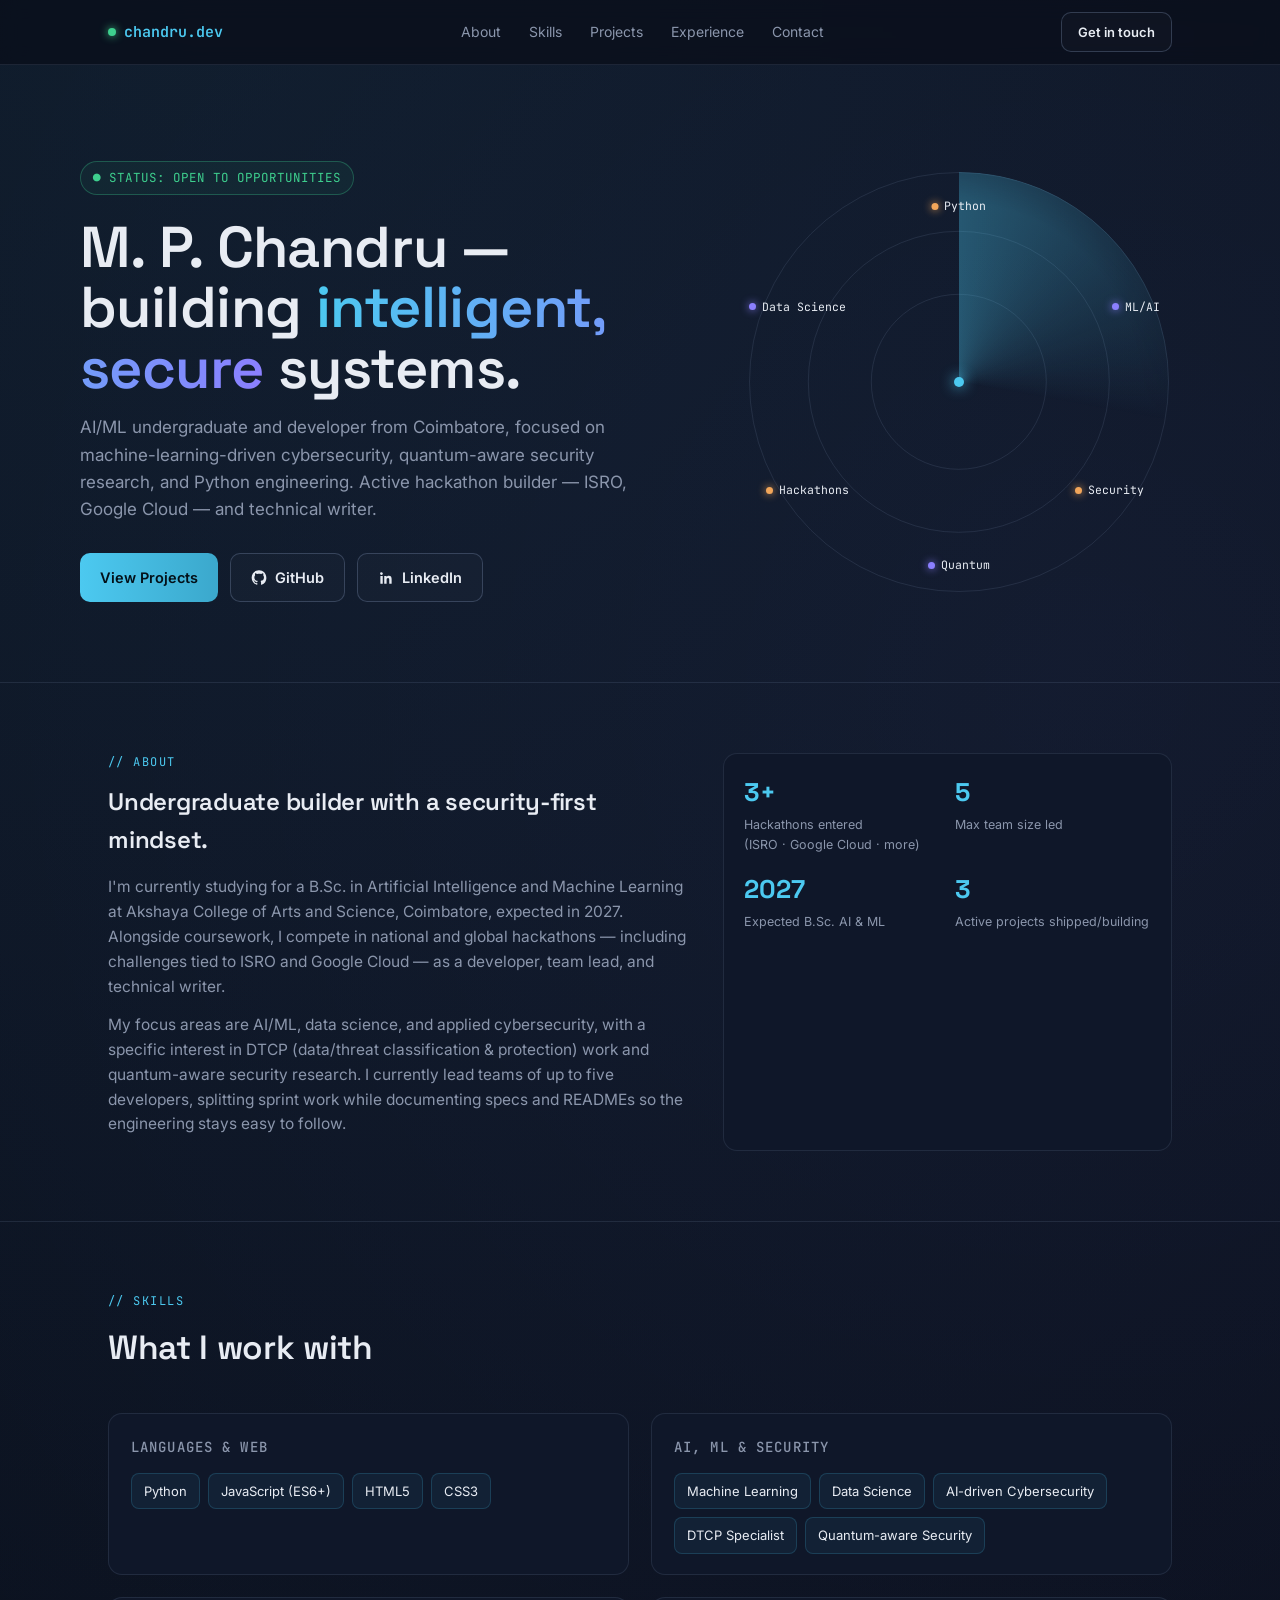
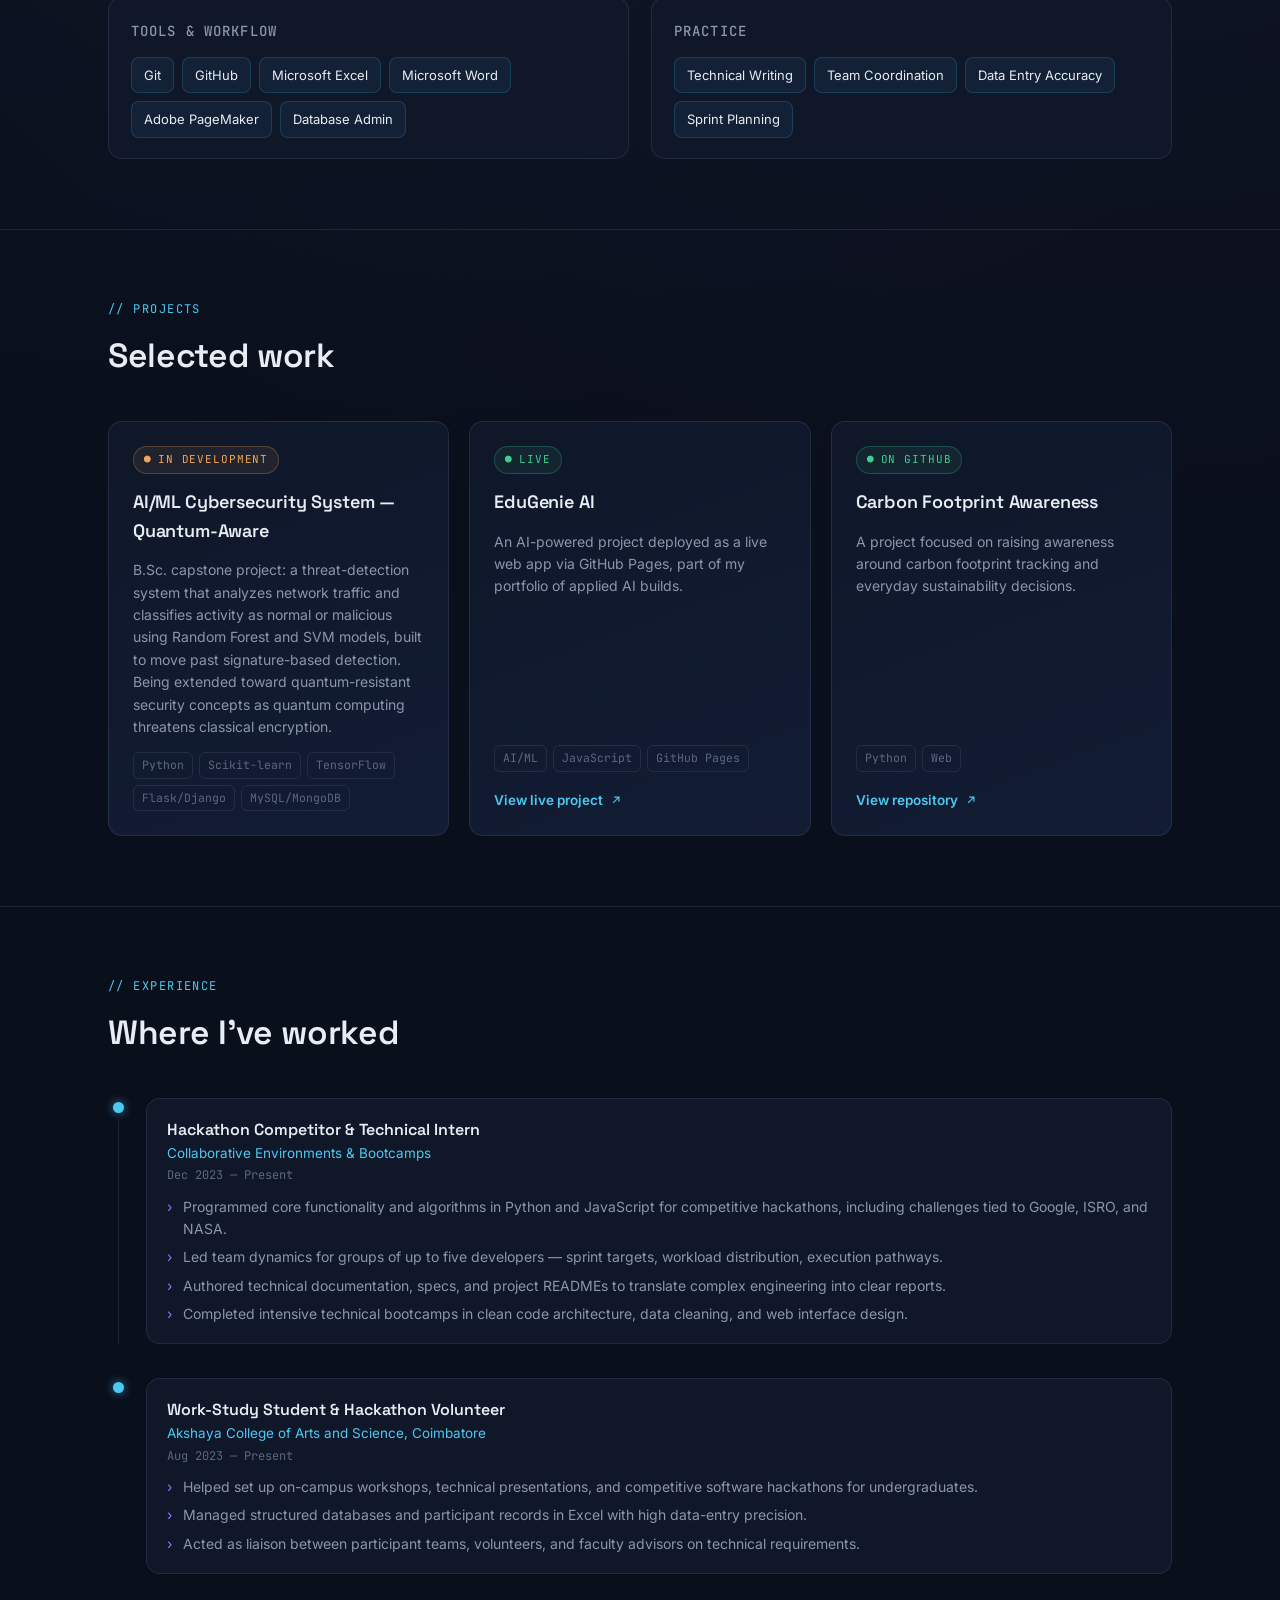
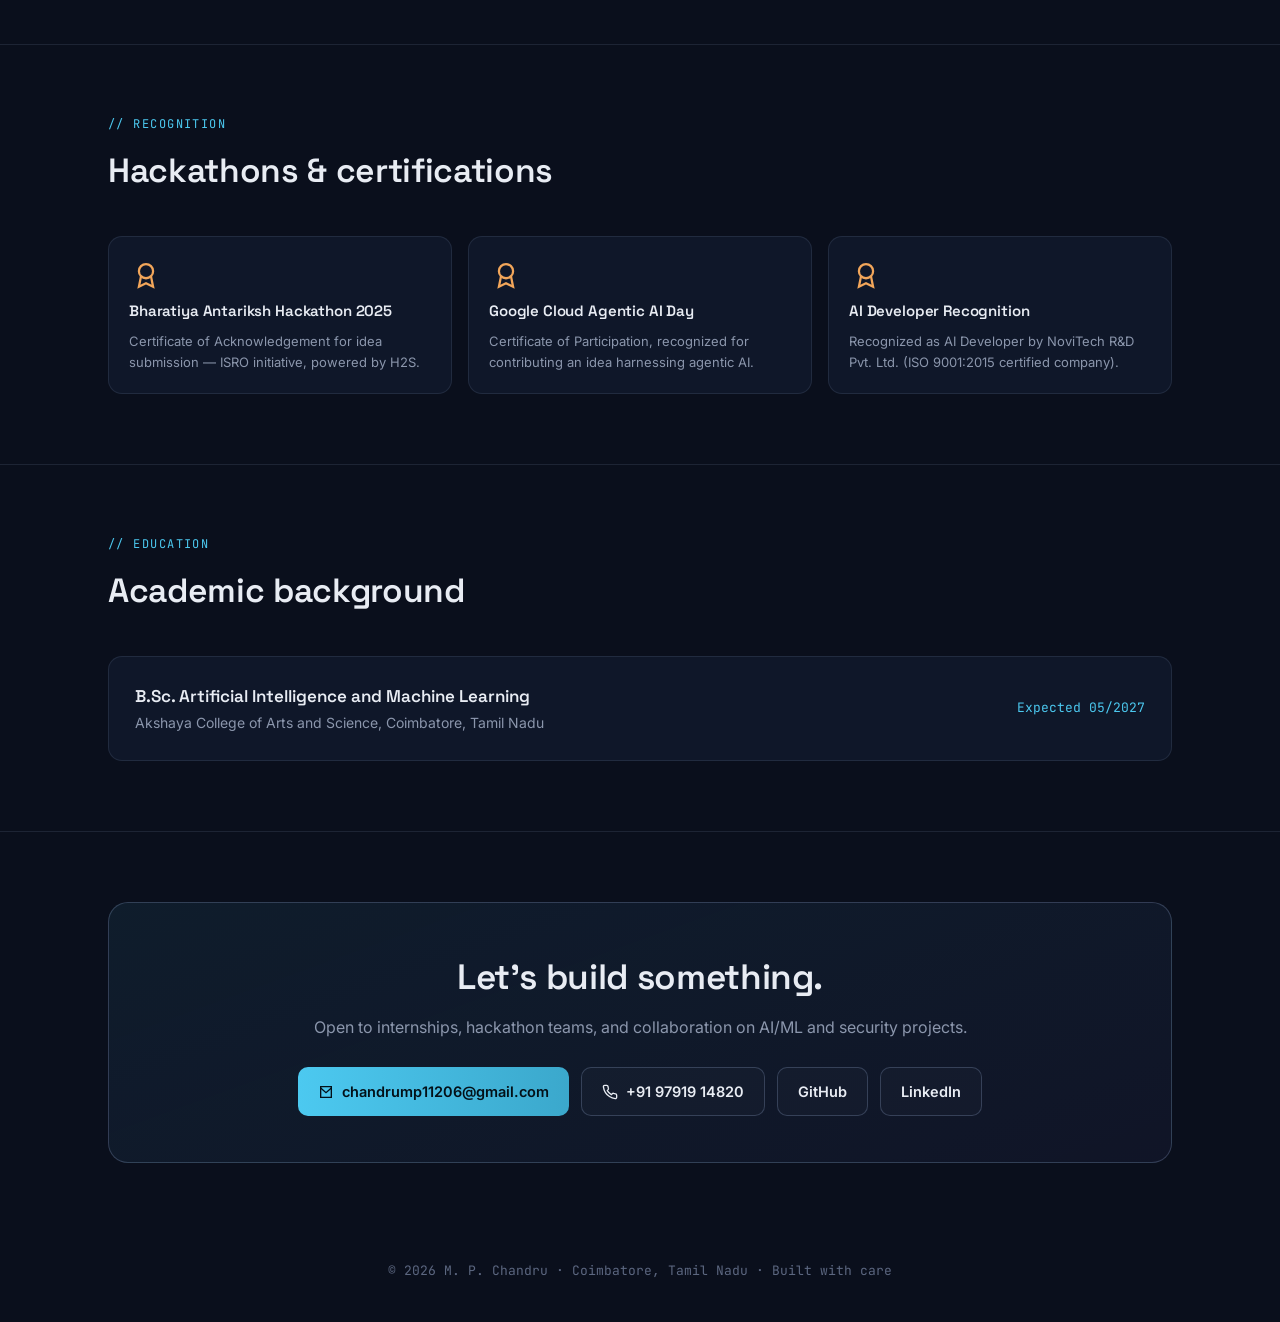
<file: portfolio.html>
<!DOCTYPE html>
<html lang="en">
<head>
<meta charset="UTF-8">
<meta name="viewport" content="width=device-width, initial-scale=1.0">
<title>M. P. Chandru — AI/ML Developer & Security Researcher</title>
<link rel="preconnect" href="https://fonts.googleapis.com">
<link rel="preconnect" href="https://fonts.gstatic.com" crossorigin>
<link href="https://fonts.googleapis.com/css2?family=Space+Grotesk:wght@400;500;600;700&family=Inter:wght@400;500;600&family=JetBrains+Mono:wght@400;500;600&display=swap" rel="stylesheet">
<style>
  :root{
    --bg:#0a0f1c;
    --bg-panel:#0f1729;
    --bg-panel-2:#121c33;
    --border:rgba(140,160,200,0.14);
    --border-bright:rgba(140,160,200,0.28);
    --text:#e8ecf3;
    --text-dim:#8b96ac;
    --text-dimmer:#5c6780;
    --cyan:#4cc9f0;
    --violet:#8b7fff;
    --amber:#f2a65a;
    --green:#3ecf8e;
    --radius:14px;
    --maxw:1120px;
  }
  *{box-sizing:border-box; margin:0; padding:0;}
  html{scroll-behavior:smooth;}
  @media (prefers-reduced-motion: reduce){
    html{scroll-behavior:auto;}
    *{animation-duration:0.01ms !important; animation-iteration-count:1 !important; transition-duration:0.01ms !important;}
  }
  body{
    background:
      radial-gradient(circle at 15% 0%, rgba(76,201,240,0.07), transparent 45%),
      radial-gradient(circle at 85% 15%, rgba(139,127,255,0.06), transparent 40%),
      var(--bg);
    color:var(--text);
    font-family:'Inter', sans-serif;
    line-height:1.6;
    -webkit-font-smoothing:antialiased;
  }
  ::selection{ background:rgba(76,201,240,0.25); color:#fff; }
  a{ color:inherit; text-decoration:none; }
  .mono{ font-family:'JetBrains Mono', monospace; }
  .wrap{ max-width:var(--maxw); margin:0 auto; padding:0 28px; }
  h1,h2,h3{ font-family:'Space Grotesk', sans-serif; font-weight:600; letter-spacing:-0.01em; }

  /* focus visibility */
  a:focus-visible, button:focus-visible{
    outline:2px solid var(--cyan);
    outline-offset:3px;
    border-radius:4px;
  }

  /* ---------- NAV ---------- */
  header{
    position:sticky; top:0; z-index:50;
    background:rgba(10,15,28,0.82);
    backdrop-filter:blur(10px);
    border-bottom:1px solid var(--border);
  }
  nav.wrap{
    display:flex; align-items:center; justify-content:space-between;
    height:64px;
  }
  .logo{
    font-family:'JetBrains Mono', monospace;
    font-size:15px; font-weight:600;
    color:var(--cyan);
    display:flex; align-items:center; gap:8px;
  }
  .logo .dot{
    width:8px; height:8px; border-radius:50%;
    background:var(--green);
    box-shadow:0 0 8px var(--green);
    animation:blink 2.2s ease-in-out infinite;
  }
  @keyframes blink{ 0%,100%{opacity:1;} 50%{opacity:0.35;} }
  .navlinks{ display:flex; gap:28px; font-size:14px; color:var(--text-dim); }
  .navlinks a{ transition:color .2s; }
  .navlinks a:hover{ color:var(--cyan); }
  .navlinks{ display:none; }
  @media (min-width:760px){ .navlinks{ display:flex; } }

  /* ---------- HERO ---------- */
  .hero{
    padding:76px 0 60px;
    display:grid; grid-template-columns:1fr; gap:48px;
  }
  @media (min-width:900px){
    .hero{ grid-template-columns:1.1fr 0.9fr; align-items:center; padding:96px 0 80px; }
  }
  .eyebrow{
    font-family:'JetBrains Mono', monospace;
    font-size:12.5px; color:var(--green);
    display:inline-flex; align-items:center; gap:8px;
    border:1px solid rgba(62,207,142,0.3);
    background:rgba(62,207,142,0.06);
    padding:6px 12px; border-radius:20px;
    margin-bottom:22px;
  }
  .hero h1{
    font-size:clamp(2.4rem, 6vw, 3.6rem);
    line-height:1.05;
    margin-bottom:16px;
  }
  .hero h1 span{
    background:linear-gradient(90deg, var(--cyan), var(--violet));
    -webkit-background-clip:text;
    background-clip:text;
    color:transparent;
  }
  .hero p.lead{
    font-size:17px; color:var(--text-dim); max-width:52ch; margin-bottom:30px;
  }
  .cta-row{ display:flex; flex-wrap:wrap; gap:12px; }
  .btn{
    display:inline-flex; align-items:center; gap:8px;
    padding:12px 20px; border-radius:10px;
    font-size:14.5px; font-weight:600; font-family:'Inter',sans-serif;
    border:1px solid var(--border-bright);
    transition:transform .15s ease, background .2s, border-color .2s, box-shadow .2s;
    cursor:pointer;
  }
  .btn:active{ transform:scale(0.97); }
  .btn-primary{
    background:linear-gradient(90deg, var(--cyan), #3ba8cc);
    color:#031018; border:none;
  }
  .btn-primary:hover{ box-shadow:0 0 22px rgba(76,201,240,0.35); transform:translateY(-1px); }
  .btn-ghost{
    background:rgba(255,255,255,0.02); color:var(--text);
  }
  .btn-ghost:hover{ border-color:var(--cyan); color:var(--cyan); background:rgba(76,201,240,0.06); }
  .btn svg{ width:16px; height:16px; flex-shrink:0; }

  /* ---------- RADAR SIGNATURE ---------- */
  .radar-box{
    position:relative; width:100%; aspect-ratio:1/1; max-width:420px; margin:0 auto;
  }
  .radar-ring{
    position:absolute; border:1px solid var(--border); border-radius:50%;
    top:50%; left:50%; transform:translate(-50%,-50%);
  }
  .r1{ width:100%; height:100%; }
  .r2{ width:72%; height:72%; }
  .r3{ width:42%; height:42%; }
  .radar-sweep{
    position:absolute; inset:0; border-radius:50%;
    background:conic-gradient(from 0deg, rgba(76,201,240,0.35), transparent 28%);
    animation:spin 5s linear infinite;
    -webkit-mask-image:radial-gradient(circle, black 60%, transparent 100%);
    mask-image:radial-gradient(circle, black 60%, transparent 100%);
  }
  @keyframes spin{ to{ transform:rotate(360deg); } }
  .radar-core{
    position:absolute; top:50%; left:50%; transform:translate(-50%,-50%);
    width:10px; height:10px; border-radius:50%;
    background:var(--cyan); box-shadow:0 0 14px var(--cyan);
  }
  .node{
    position:absolute; display:flex; align-items:center; gap:6px;
    font-family:'JetBrains Mono', monospace; font-size:11.5px;
    color:var(--text); white-space:nowrap;
  }
  .node .pt{
    width:7px; height:7px; border-radius:50%; background:var(--amber);
    box-shadow:0 0 8px var(--amber);
    animation:pulse 2.4s ease-in-out infinite;
  }
  .node:nth-child(odd) .pt{ background:var(--violet); box-shadow:0 0 8px var(--violet); animation-delay:.6s; }
  @keyframes pulse{ 0%,100%{ opacity:1; transform:scale(1);} 50%{opacity:.4; transform:scale(1.4);} }
  .n1{ top:6%; left:50%; transform:translateX(-50%); }
  .n2{ top:30%; right:2%; }
  .n3{ bottom:22%; right:6%; }
  .n4{ bottom:4%; left:50%; transform:translateX(-50%); }
  .n5{ bottom:22%; left:4%; }
  .n6{ top:30%; left:0%; }

  /* ---------- SECTIONS ---------- */
  section{ padding:70px 0; border-top:1px solid var(--border); }
  .section-head{ margin-bottom:38px; }
  .section-tag{
    font-family:'JetBrains Mono', monospace; font-size:12px; color:var(--cyan);
    text-transform:uppercase; letter-spacing:0.12em; margin-bottom:10px; display:block;
  }
  .section-head h2{ font-size:clamp(1.6rem, 3.4vw, 2.1rem); }
  .reveal{ opacity:0; transform:translateY(18px); transition:opacity .6s ease, transform .6s ease; }
  .reveal.in{ opacity:1; transform:translateY(0); }

  /* about */
  .about-grid{ display:grid; gap:32px; grid-template-columns:1fr; }
  @media (min-width:800px){ .about-grid{ grid-template-columns:1.3fr 1fr; } }
  .about-text p{ color:var(--text-dim); margin-bottom:14px; font-size:15.5px; }
  .stat-card{
    background:var(--bg-panel); border:1px solid var(--border); border-radius:var(--radius);
    padding:18px 20px;
  }
  .stat-grid{ display:grid; grid-template-columns:1fr 1fr; gap:14px; }
  .stat-num{ font-family:'Space Grotesk',sans-serif; font-size:1.6rem; color:var(--cyan); font-weight:700;}
  .stat-label{ font-size:12.5px; color:var(--text-dim); margin-top:2px; }

  /* skills */
  .skill-groups{ display:grid; gap:22px; grid-template-columns:1fr; }
  @media (min-width:700px){ .skill-groups{ grid-template-columns:1fr 1fr; } }
  .skill-card{
    background:var(--bg-panel); border:1px solid var(--border); border-radius:var(--radius);
    padding:22px 22px 20px;
  }
  .skill-card h3{ font-size:14px; color:var(--text-dim); text-transform:uppercase; letter-spacing:0.08em; font-family:'JetBrains Mono',monospace; font-weight:500; margin-bottom:14px; }
  .chip-row{ display:flex; flex-wrap:wrap; gap:8px; }
  .chip{
    font-size:13px; padding:7px 12px; border-radius:8px;
    background:rgba(76,201,240,0.06); border:1px solid rgba(76,201,240,0.18);
    color:var(--text);
  }

  /* projects */
  .proj-grid{ display:grid; gap:20px; grid-template-columns:1fr; }
  @media (min-width:820px){ .proj-grid{ grid-template-columns:repeat(3,1fr); } }
  .proj-card{
    background:linear-gradient(160deg, var(--bg-panel), var(--bg-panel-2));
    border:1px solid var(--border); border-radius:var(--radius);
    padding:24px; display:flex; flex-direction:column; gap:14px;
    transition:border-color .2s, transform .2s;
  }
  .proj-card:hover{ border-color:var(--border-bright); transform:translateY(-3px); }
  .proj-status{
    font-family:'JetBrains Mono',monospace; font-size:11px; text-transform:uppercase;
    letter-spacing:0.08em; display:inline-flex; align-items:center; gap:6px; width:fit-content;
    padding:4px 10px; border-radius:20px;
  }
  .status-active{ color:var(--green); background:rgba(62,207,142,0.08); border:1px solid rgba(62,207,142,0.25); }
  .status-progress{ color:var(--amber); background:rgba(242,166,90,0.08); border:1px solid rgba(242,166,90,0.25); }
  .proj-card h3{ font-size:18px; }
  .proj-card p{ font-size:14px; color:var(--text-dim); flex-grow:1; }
  .proj-tech{ display:flex; flex-wrap:wrap; gap:6px; }
  .tech-tag{ font-size:11.5px; font-family:'JetBrains Mono',monospace; color:var(--text-dimmer); border:1px solid var(--border); padding:3px 8px; border-radius:6px; }
  .proj-link{
    display:inline-flex; align-items:center; gap:6px; font-size:13.5px; font-weight:600;
    color:var(--cyan); margin-top:4px;
  }
  .proj-link svg{ width:14px; height:14px; transition:transform .2s; }
  .proj-link:hover svg{ transform:translateX(3px); }

  /* experience / timeline */
  .timeline{ display:flex; flex-direction:column; gap:0; }
  .tl-item{
    display:grid; grid-template-columns:20px 1fr; gap:18px;
    padding-bottom:34px; position:relative;
  }
  .tl-item:last-child{ padding-bottom:0; }
  .tl-dot-col{ display:flex; flex-direction:column; align-items:center; }
  .tl-dot{ width:11px; height:11px; border-radius:50%; background:var(--cyan); box-shadow:0 0 10px rgba(76,201,240,0.6); margin-top:4px; flex-shrink:0; }
  .tl-line{ flex-grow:1; width:1px; background:var(--border); margin-top:6px; }
  .tl-item:last-child .tl-line{ display:none; }
  .tl-content{ background:var(--bg-panel); border:1px solid var(--border); border-radius:var(--radius); padding:18px 20px; }
  .tl-role{ font-family:'Space Grotesk',sans-serif; font-weight:600; font-size:16px; }
  .tl-org{ font-size:13.5px; color:var(--cyan); margin-bottom:2px; }
  .tl-date{ font-family:'JetBrains Mono',monospace; font-size:12px; color:var(--text-dimmer); margin-bottom:10px; }
  .tl-content ul{ list-style:none; display:flex; flex-direction:column; gap:6px; }
  .tl-content li{ font-size:14px; color:var(--text-dim); padding-left:16px; position:relative; }
  .tl-content li::before{ content:'›'; position:absolute; left:0; color:var(--violet); }

  /* certs */
  .cert-grid{ display:grid; gap:16px; grid-template-columns:1fr; }
  @media (min-width:700px){ .cert-grid{ grid-template-columns:repeat(3,1fr); } }
  .cert-card{
    background:var(--bg-panel); border:1px solid var(--border); border-radius:var(--radius);
    padding:20px; display:flex; flex-direction:column; gap:8px;
  }
  .cert-icon{ width:34px; height:34px; color:var(--amber); }
  .cert-card h3{ font-size:15px; }
  .cert-card p{ font-size:13px; color:var(--text-dim); }

  /* education */
  .edu-card{
    background:var(--bg-panel); border:1px solid var(--border); border-radius:var(--radius);
    padding:26px; display:flex; flex-wrap:wrap; justify-content:space-between; gap:14px; align-items:center;
  }
  .edu-card .deg{ font-family:'Space Grotesk',sans-serif; font-weight:600; font-size:17px; }
  .edu-card .sch{ color:var(--text-dim); font-size:14px; margin-top:2px; }
  .edu-card .yr{ font-family:'JetBrains Mono',monospace; color:var(--cyan); font-size:13px; }

  /* contact */
  .contact-box{
    background:linear-gradient(160deg, rgba(76,201,240,0.08), rgba(139,127,255,0.05));
    border:1px solid var(--border-bright); border-radius:20px;
    padding:46px 32px; text-align:center;
  }
  .contact-box h2{ font-size:clamp(1.6rem,4vw,2.2rem); margin-bottom:10px; }
  .contact-box p{ color:var(--text-dim); margin-bottom:26px; }
  .contact-links{ display:flex; flex-wrap:wrap; gap:12px; justify-content:center; }

  footer{
    padding:28px 0 40px; text-align:center; color:var(--text-dimmer); font-size:13px;
    font-family:'JetBrains Mono',monospace;
  }
</style>
</head>
<body>

<header>
  <nav class="wrap">
    <div class="logo"><span class="dot"></span>chandru.dev</div>
    <div class="navlinks">
      <a href="#about">About</a>
      <a href="#skills">Skills</a>
      <a href="#projects">Projects</a>
      <a href="#experience">Experience</a>
      <a href="#contact">Contact</a>
    </div>
    <a href="#contact" class="btn btn-ghost" style="padding:9px 16px; font-size:13px;">Get in touch</a>
  </nav>
</header>

<main class="wrap hero">
  <div>
    <span class="eyebrow"><span class="mono">●</span> STATUS: OPEN TO OPPORTUNITIES</span>
    <h1>M. P. Chandru — building <span>intelligent, secure</span> systems.</h1>
    <p class="lead">AI/ML undergraduate and developer from Coimbatore, focused on machine-learning-driven cybersecurity, quantum-aware security research, and Python engineering. Active hackathon builder — ISRO, Google Cloud — and technical writer.</p>
    <div class="cta-row">
      <a class="btn btn-primary" href="#projects">View Projects</a>
      <a class="btn btn-ghost" href="https://github.com/chandrump-2006" target="_blank" rel="noopener">
        <svg viewBox="0 0 24 24" fill="currentColor"><path d="M12 .5C5.73.5.98 5.24.98 11.5c0 4.97 3.22 9.19 7.7 10.68.56.1.77-.24.77-.54 0-.27-.01-1.15-.02-2.09-3.13.68-3.79-1.34-3.79-1.34-.51-1.3-1.25-1.65-1.25-1.65-1.02-.7.08-.68.08-.68 1.13.08 1.72 1.16 1.72 1.16 1 1.72 2.62 1.22 3.26.94.1-.73.39-1.22.71-1.5-2.5-.28-5.13-1.25-5.13-5.55 0-1.23.44-2.23 1.16-3.02-.12-.28-.5-1.42.11-2.96 0 0 .95-.3 3.11 1.16.9-.25 1.87-.37 2.83-.38.96 0 1.93.13 2.83.38 2.16-1.46 3.11-1.16 3.11-1.16.61 1.54.23 2.68.11 2.96.72.79 1.16 1.79 1.16 3.02 0 4.31-2.63 5.26-5.14 5.54.4.35.76 1.03.76 2.08 0 1.5-.01 2.71-.01 3.08 0 .3.2.65.78.54A10.52 10.52 0 0 0 23 11.5C23 5.24 18.27.5 12 .5Z"/></svg>
        GitHub
      </a>
      <a class="btn btn-ghost" href="https://www.linkedin.com/in/chandru-m-p-81b235274" target="_blank" rel="noopener">
        <svg viewBox="0 0 24 24" fill="currentColor"><path d="M20.45 20.45h-3.56v-5.57c0-1.33-.03-3.04-1.85-3.04-1.86 0-2.14 1.45-2.14 2.94v5.67H9.34V9h3.42v1.56h.05c.48-.9 1.64-1.85 3.38-1.85 3.6 0 4.27 2.37 4.27 5.46v6.28ZM5.34 7.43a2.07 2.07 0 1 1 0-4.13 2.07 2.07 0 0 1 0 4.13ZM7.12 20.45H3.56V9h3.56v11.45Z"/></svg>
        LinkedIn
      </a>
    </div>
  </div>

  <div class="radar-box" aria-hidden="true">
    <div class="radar-ring r1"></div>
    <div class="radar-ring r2"></div>
    <div class="radar-ring r3"></div>
    <div class="radar-sweep"></div>
    <div class="radar-core"></div>
    <div class="node n1"><span class="pt"></span>Python</div>
    <div class="node n2"><span class="pt"></span>ML/AI</div>
    <div class="node n3"><span class="pt"></span>Security</div>
    <div class="node n4"><span class="pt"></span>Quantum</div>
    <div class="node n5"><span class="pt"></span>Hackathons</div>
    <div class="node n6"><span class="pt"></span>Data Science</div>
  </div>
</main>

<section id="about">
  <div class="wrap">
    <div class="about-grid">
      <div class="about-text reveal">
        <span class="section-tag">// about</span>
        <h2 style="margin-bottom:16px;">Undergraduate builder with a security-first mindset.</h2>
        <p>I'm currently studying for a B.Sc. in Artificial Intelligence and Machine Learning at Akshaya College of Arts and Science, Coimbatore, expected in 2027. Alongside coursework, I compete in national and global hackathons — including challenges tied to ISRO and Google Cloud — as a developer, team lead, and technical writer.</p>
        <p>My focus areas are AI/ML, data science, and applied cybersecurity, with a specific interest in DTCP (data/threat classification & protection) work and quantum-aware security research. I currently lead teams of up to five developers, splitting sprint work while documenting specs and READMEs so the engineering stays easy to follow.</p>
      </div>
      <div class="stat-card reveal">
        <div class="stat-grid">
          <div>
            <div class="stat-num">3+</div>
            <div class="stat-label">Hackathons entered<br>(ISRO · Google Cloud · more)</div>
          </div>
          <div>
            <div class="stat-num">5</div>
            <div class="stat-label">Max team size led</div>
          </div>
          <div>
            <div class="stat-num">2027</div>
            <div class="stat-label">Expected B.Sc. AI & ML</div>
          </div>
          <div>
            <div class="stat-num">3</div>
            <div class="stat-label">Active projects shipped/building</div>
          </div>
        </div>
      </div>
    </div>
  </div>
</section>

<section id="skills">
  <div class="wrap">
    <div class="section-head reveal">
      <span class="section-tag">// skills</span>
      <h2>What I work with</h2>
    </div>
    <div class="skill-groups">
      <div class="skill-card reveal">
        <h3>Languages & Web</h3>
        <div class="chip-row">
          <span class="chip">Python</span><span class="chip">JavaScript (ES6+)</span>
          <span class="chip">HTML5</span><span class="chip">CSS3</span>
        </div>
      </div>
      <div class="skill-card reveal">
        <h3>AI, ML & Security</h3>
        <div class="chip-row">
          <span class="chip">Machine Learning</span><span class="chip">Data Science</span>
          <span class="chip">AI-driven Cybersecurity</span><span class="chip">DTCP Specialist</span>
          <span class="chip">Quantum-aware Security</span>
        </div>
      </div>
      <div class="skill-card reveal">
        <h3>Tools & Workflow</h3>
        <div class="chip-row">
          <span class="chip">Git</span><span class="chip">GitHub</span>
          <span class="chip">Microsoft Excel</span><span class="chip">Microsoft Word</span>
          <span class="chip">Adobe PageMaker</span><span class="chip">Database Admin</span>
        </div>
      </div>
      <div class="skill-card reveal">
        <h3>Practice</h3>
        <div class="chip-row">
          <span class="chip">Technical Writing</span><span class="chip">Team Coordination</span>
          <span class="chip">Data Entry Accuracy</span><span class="chip">Sprint Planning</span>
        </div>
      </div>
    </div>
  </div>
</section>

<section id="projects">
  <div class="wrap">
    <div class="section-head reveal">
      <span class="section-tag">// projects</span>
      <h2>Selected work</h2>
    </div>
    <div class="proj-grid">

      <div class="proj-card reveal">
        <span class="proj-status status-progress"><span class="mono">●</span> In development</span>
        <h3>AI/ML Cybersecurity System — Quantum-Aware</h3>
        <p>B.Sc. capstone project: a threat-detection system that analyzes network traffic and classifies activity as normal or malicious using Random Forest and SVM models, built to move past signature-based detection. Being extended toward quantum-resistant security concepts as quantum computing threatens classical encryption.</p>
        <div class="proj-tech">
          <span class="tech-tag">Python</span><span class="tech-tag">Scikit-learn</span>
          <span class="tech-tag">TensorFlow</span><span class="tech-tag">Flask/Django</span>
          <span class="tech-tag">MySQL/MongoDB</span>
        </div>
      </div>

      <div class="proj-card reveal">
        <span class="proj-status status-active"><span class="mono">●</span> Live</span>
        <h3>EduGenie AI</h3>
        <p>An AI-powered project deployed as a live web app via GitHub Pages, part of my portfolio of applied AI builds.</p>
        <div class="proj-tech">
          <span class="tech-tag">AI/ML</span><span class="tech-tag">JavaScript</span><span class="tech-tag">GitHub Pages</span>
        </div>
        <a class="proj-link" href="https://chandrump-2006.github.io/EduGenie-AI/" target="_blank" rel="noopener">
          View live project
          <svg viewBox="0 0 24 24" fill="none" stroke="currentColor" stroke-width="2"><path d="M7 17 17 7M9 7h8v8"/></svg>
        </a>
      </div>

      <div class="proj-card reveal">
        <span class="proj-status status-active"><span class="mono">●</span> On GitHub</span>
        <h3>Carbon Footprint Awareness</h3>
        <p>A project focused on raising awareness around carbon footprint tracking and everyday sustainability decisions.</p>
        <div class="proj-tech">
          <span class="tech-tag">Python</span><span class="tech-tag">Web</span>
        </div>
        <a class="proj-link" href="https://github.com/chandrump-2006/carbon-footprints-awarnees.git" target="_blank" rel="noopener">
          View repository
          <svg viewBox="0 0 24 24" fill="none" stroke="currentColor" stroke-width="2"><path d="M7 17 17 7M9 7h8v8"/></svg>
        </a>
      </div>

    </div>
  </div>
</section>

<section id="experience">
  <div class="wrap">
    <div class="section-head reveal">
      <span class="section-tag">// experience</span>
      <h2>Where I've worked</h2>
    </div>
    <div class="timeline">
      <div class="tl-item reveal">
        <div class="tl-dot-col"><div class="tl-dot"></div><div class="tl-line"></div></div>
        <div class="tl-content">
          <div class="tl-role">Hackathon Competitor & Technical Intern</div>
          <div class="tl-org">Collaborative Environments & Bootcamps</div>
          <div class="tl-date">Dec 2023 — Present</div>
          <ul>
            <li>Programmed core functionality and algorithms in Python and JavaScript for competitive hackathons, including challenges tied to Google, ISRO, and NASA.</li>
            <li>Led team dynamics for groups of up to five developers — sprint targets, workload distribution, execution pathways.</li>
            <li>Authored technical documentation, specs, and project READMEs to translate complex engineering into clear reports.</li>
            <li>Completed intensive technical bootcamps in clean code architecture, data cleaning, and web interface design.</li>
          </ul>
        </div>
      </div>
      <div class="tl-item reveal">
        <div class="tl-dot-col"><div class="tl-dot"></div><div class="tl-line"></div></div>
        <div class="tl-content">
          <div class="tl-role">Work-Study Student & Hackathon Volunteer</div>
          <div class="tl-org">Akshaya College of Arts and Science, Coimbatore</div>
          <div class="tl-date">Aug 2023 — Present</div>
          <ul>
            <li>Helped set up on-campus workshops, technical presentations, and competitive software hackathons for undergraduates.</li>
            <li>Managed structured databases and participant records in Excel with high data-entry precision.</li>
            <li>Acted as liaison between participant teams, volunteers, and faculty advisors on technical requirements.</li>
          </ul>
        </div>
      </div>
    </div>
  </div>
</section>

<section id="certs">
  <div class="wrap">
    <div class="section-head reveal">
      <span class="section-tag">// recognition</span>
      <h2>Hackathons & certifications</h2>
    </div>
    <div class="cert-grid">
      <div class="cert-card reveal">
        <svg class="cert-icon" viewBox="0 0 24 24" fill="none" stroke="currentColor" stroke-width="1.6"><path d="M12 15a5 5 0 1 0 0-10 5 5 0 0 0 0 10Z"/><path d="M8.5 13.5 7 21l5-2.5L17 21l-1.5-7.5"/></svg>
        <h3>Bharatiya Antariksh Hackathon 2025</h3>
        <p>Certificate of Acknowledgement for idea submission — ISRO initiative, powered by H2S.</p>
      </div>
      <div class="cert-card reveal">
        <svg class="cert-icon" viewBox="0 0 24 24" fill="none" stroke="currentColor" stroke-width="1.6"><path d="M12 15a5 5 0 1 0 0-10 5 5 0 0 0 0 10Z"/><path d="M8.5 13.5 7 21l5-2.5L17 21l-1.5-7.5"/></svg>
        <h3>Google Cloud Agentic AI Day</h3>
        <p>Certificate of Participation, recognized for contributing an idea harnessing agentic AI.</p>
      </div>
      <div class="cert-card reveal">
        <svg class="cert-icon" viewBox="0 0 24 24" fill="none" stroke="currentColor" stroke-width="1.6"><path d="M12 15a5 5 0 1 0 0-10 5 5 0 0 0 0 10Z"/><path d="M8.5 13.5 7 21l5-2.5L17 21l-1.5-7.5"/></svg>
        <h3>AI Developer Recognition</h3>
        <p>Recognized as AI Developer by NoviTech R&D Pvt. Ltd. (ISO 9001:2015 certified company).</p>
      </div>
    </div>
  </div>
</section>

<section id="education">
  <div class="wrap">
    <div class="section-head reveal">
      <span class="section-tag">// education</span>
      <h2>Academic background</h2>
    </div>
    <div class="edu-card reveal">
      <div>
        <div class="deg">B.Sc. Artificial Intelligence and Machine Learning</div>
        <div class="sch">Akshaya College of Arts and Science, Coimbatore, Tamil Nadu</div>
      </div>
      <div class="yr">Expected 05/2027</div>
    </div>
  </div>
</section>

<section id="contact">
  <div class="wrap">
    <div class="contact-box reveal">
      <h2>Let's build something.</h2>
      <p>Open to internships, hackathon teams, and collaboration on AI/ML and security projects.</p>
      <div class="contact-links">
        <a class="btn btn-primary" href="mailto:chandrump11206@gmail.com">
          <svg viewBox="0 0 24 24" fill="none" stroke="currentColor" stroke-width="2"><path d="M4 4h16v16H4z"/><path d="m4 6 8 7 8-7"/></svg>
          chandrump11206@gmail.com
        </a>
        <a class="btn btn-ghost" href="tel:+919791914820">
          <svg viewBox="0 0 24 24" fill="none" stroke="currentColor" stroke-width="2"><path d="M22 16.9v3a2 2 0 0 1-2.2 2 19.8 19.8 0 0 1-8.6-3.1 19.5 19.5 0 0 1-6-6A19.8 19.8 0 0 1 2.1 4.2 2 2 0 0 1 4 2h3a2 2 0 0 1 2 1.7c.1.9.3 1.8.6 2.7a2 2 0 0 1-.4 2.1L8 9.9a16 16 0 0 0 6 6l1.4-1.4a2 2 0 0 1 2.1-.4c.9.3 1.8.5 2.7.6a2 2 0 0 1 1.8 2Z"/></svg>
          +91 97919 14820
        </a>
        <a class="btn btn-ghost" href="https://github.com/chandrump-2006" target="_blank" rel="noopener">GitHub</a>
        <a class="btn btn-ghost" href="https://www.linkedin.com/in/chandru-m-p-81b235274" target="_blank" rel="noopener">LinkedIn</a>
      </div>
    </div>
  </div>
</section>

<footer>
  <div class="wrap">© 2026 M. P. Chandru · Coimbatore, Tamil Nadu · Built with care</div>
</footer>

<script>
  const io = new IntersectionObserver((entries)=>{
    entries.forEach(e=>{ if(e.isIntersecting){ e.target.classList.add('in'); io.unobserve(e.target); } });
  }, { threshold: 0.15 });
  document.querySelectorAll('.reveal').forEach(el=>io.observe(el));
</script>

</body>
</html>
</file>
